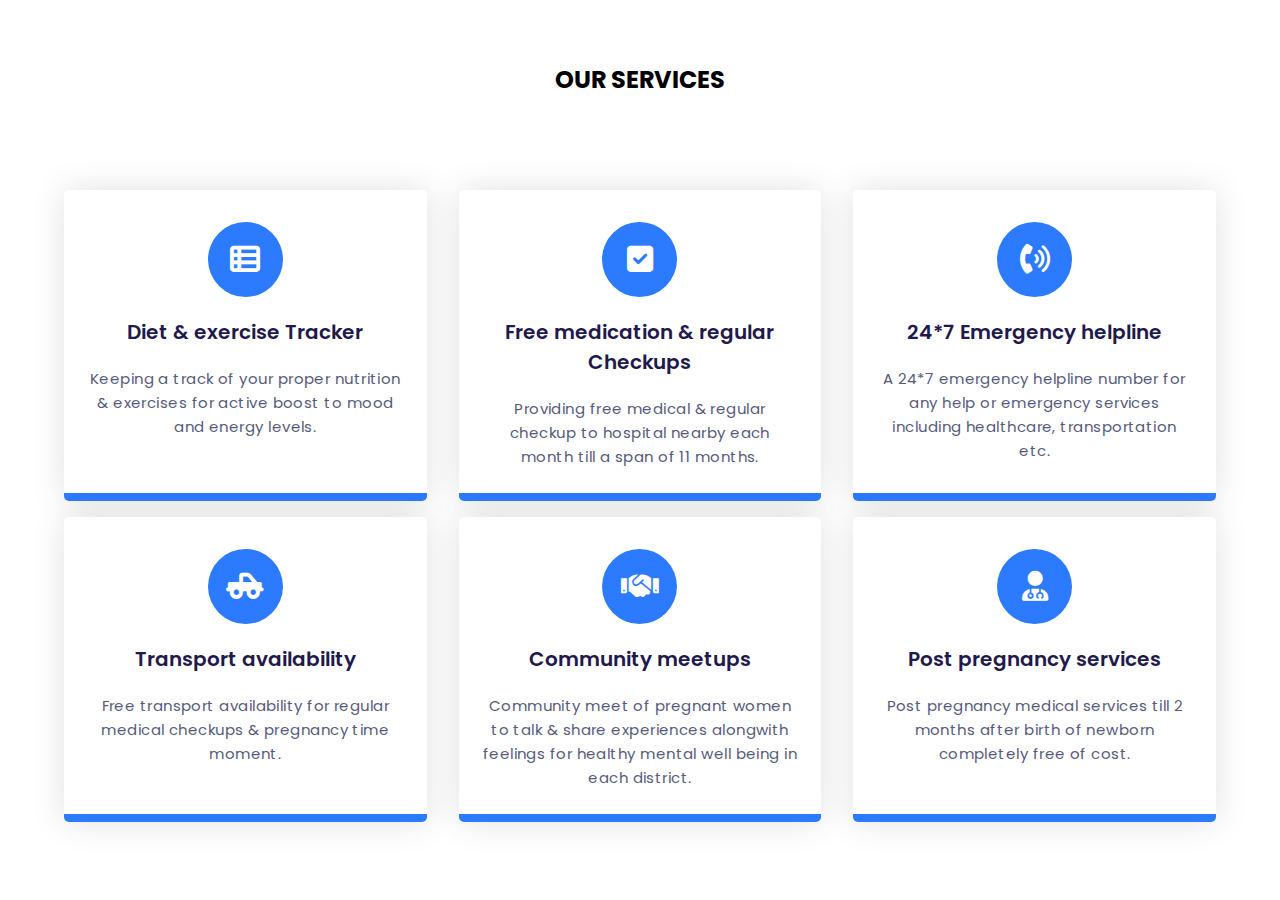
<file: services.html>
<html>
<html lang="en">
  <head>
    <meta name="viewport" content="width=device-width, initial-scale=1.0" />
    <title>Our Services</title>
    <!-- Font Awesome CDN-->
    <link
      rel="stylesheet"
      href="https://cdnjs.cloudflare.com/ajax/libs/font-awesome/6.0.0-beta3/css/all.min.css"
    />
    <!-- Google Font -->
    <link
      href="https://fonts.googleapis.com/css2?family=Poppins:wght@400;500;600&display=swap"
      rel="stylesheet"
    />
    <!-- Stylesheet -->
    <link rel="stylesheet" href="services.css" />
  </head>
  <body>
    <section>
      <div class="row">
        <h2 class="section-heading">OUR SERVICES </h2>
      </div>
      <div class="row">
        <div class="column">
          <div class="card">
            <div class="icon-wrapper">
        <i class="fa-sharp fa-solid fa-table-list"></i>
            </div>
            <h3>Diet & exercise Tracker</h3>
            <p>
             Keeping a track of your proper nutrition & exercises for active boost to mood and energy levels. 
            </p>
          </div>
        </div>
        <div class="column">
          <div class="card">
            <div class="icon-wrapper">
              <i class="fa-solid fa-square-check"></i>
            </div>
            <h3>Free medication & regular Checkups</h3>
            <p>
            Providing free medical & regular checkup to hospital nearby each month till a span of 11 months.
            </p>
          </div>
        </div>
        <div class="column">
          <div class="card">
            <div class="icon-wrapper">
              <i class="fa-sharp fa-solid fa-phone-volume"></i>
            </div>
            <h3>24*7 Emergency helpline</h3>
            <p>
             A 24*7 emergency helpline number for any help or emergency services including healthcare, transportation etc.
            </p>
          </div>
        </div>
        <div class="column">
          <div class="card">
            <div class="icon-wrapper">
              <i class="fas fa-truck-pickup"></i>
            </div>
            <h3>Transport availability</h3>
            <p>
            Free transport availability for regular medical checkups & pregnancy time moment.
            </p>
          </div>
        </div>
        <div class="column">
          <div class="card">
            <div class="icon-wrapper">
            <i class="fa-sharp fa-solid fa-handshake"></i>
            </div>
            <h3>Community meetups</h3>
            <p>
             Community meet of pregnant women to talk & share experiences alongwith feelings for healthy mental well being in each district.
            </p>
          </div>
        </div>
        <div class="column">
          <div class="card">
            <div class="icon-wrapper">
              <i class="fa-solid fa-user-doctor"></i>
            </div>
            <h3>Post pregnancy services</h3>
            <p>
              Post pregnancy medical services till 2 months after birth of newborn completely free of cost.
            </p>
          </div>
        </div>
      </div>
    </section>
  </body>
</html>
</file>
<file: services.css>
* {
    padding: 0;
    margin: 0;
    box-sizing: border-box;
    font-family: "Poppins", sans-serif;
  }
  section {
    height: 100vh;
    width: 100%;
    display: grid;
    place-items: center;
  }
  .row {
    display: flex;
    flex-wrap: wrap;
  }
  .column {
    width: 100%;
    padding: 0 1em 1em 1em;
    text-align: center;
  }
  .card {
    width: 100%;
    height: 100%;
    padding: 2em 1.5em;
    background: linear-gradient(#ffffff 50%, #2c7bfe 50%);
    background-size: 100% 200%;
    background-position: 0 2.5%;
    border-radius: 5px;
    box-shadow: 0 0 35px rgba(0, 0, 0, 0.12);
    cursor: pointer;
    transition: 0.5s;
  }
  h3 {
    font-size: 20px;
    font-weight: 600;
    color: #1f194c;
    margin: 1em 0;
  }
  p {
    color: #575a7b;
    font-size: 15px;
    line-height: 1.6;
    letter-spacing: 0.03em;
  }
  .icon-wrapper {
    background-color: #2c7bfe;
    position: relative;
    margin: auto;
    font-size: 30px;
    height: 2.5em;
    width: 2.5em;
    color: #ffffff;
    border-radius: 50%;
    display: grid;
    place-items: center;
    transition: 0.5s;
  }
  .card:hover {
    background-position: 0 100%;
  }
  .card:hover .icon-wrapper {
    background-color: #ffffff;
    color: #2c7bfe;
  }
  .card:hover h3 {
    color: #ffffff;
  }
  .card:hover p {
    color: #f0f0f0;
  }
  @media screen and (min-width: 768px) {
    section {
      padding: 0 2em;
    }
    .column {
      flex: 0 50%;
      max-width: 50%;
    }
  }
  @media screen and (min-width: 992px) {
    section {
      padding: 1em 3em;
    }
    .column {
      flex: 0 0 33.33%;
      max-width: 33.33%;
    }
  }
  body{
    background-image:url("https://i.pinimg.com/originals/ec/03/b6/ec03b6e929950978ca497fa7f2504ba2.jpg");
    background-size: cover;
  }
</file>
